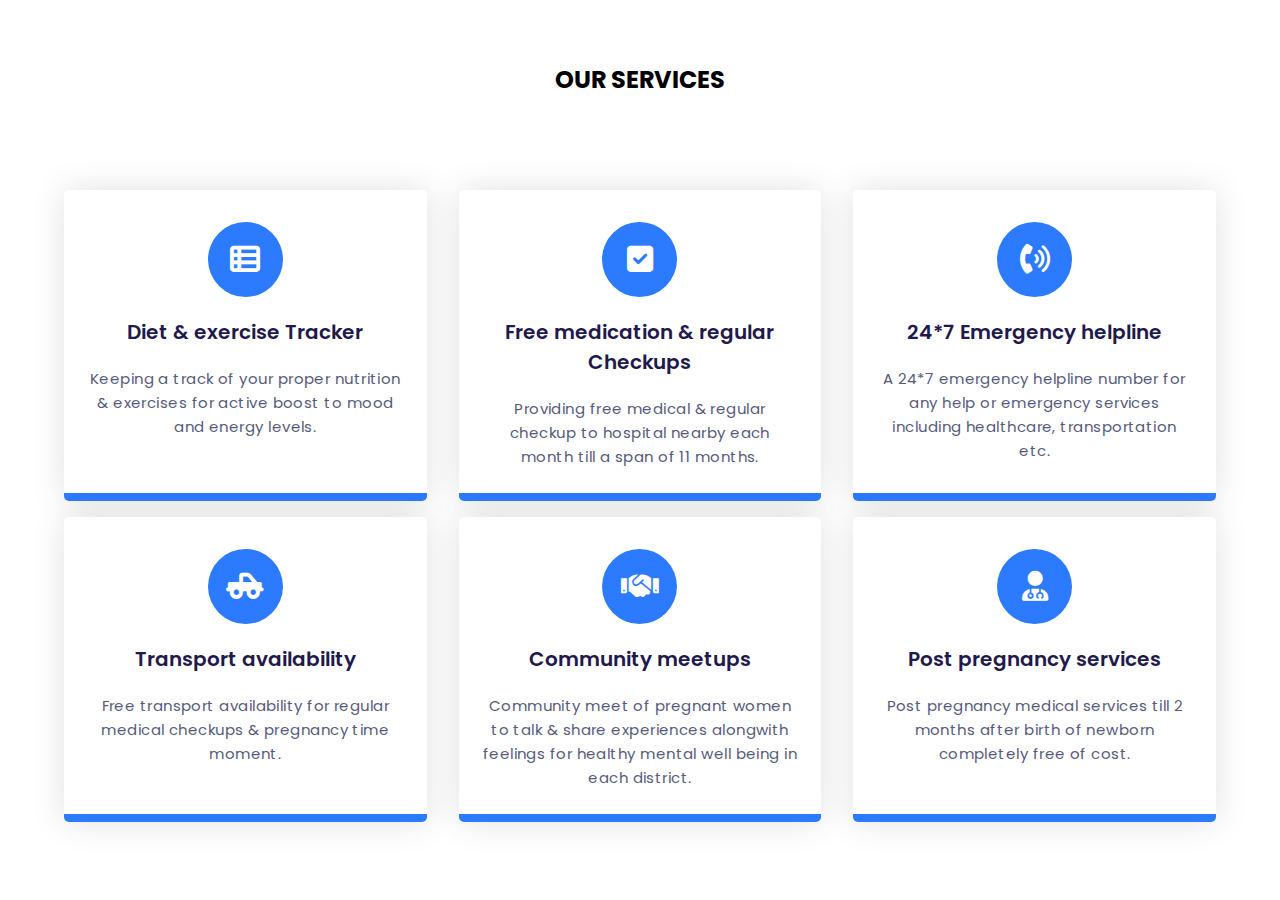
<file: services.html>
<html>
<html lang="en">
  <head>
    <meta name="viewport" content="width=device-width, initial-scale=1.0" />
    <title>Our Services</title>
    <!-- Font Awesome CDN-->
    <link
      rel="stylesheet"
      href="https://cdnjs.cloudflare.com/ajax/libs/font-awesome/6.0.0-beta3/css/all.min.css"
    />
    <!-- Google Font -->
    <link
      href="https://fonts.googleapis.com/css2?family=Poppins:wght@400;500;600&display=swap"
      rel="stylesheet"
    />
    <!-- Stylesheet -->
    <link rel="stylesheet" href="services.css" />
  </head>
  <body>
    <section>
      <div class="row">
        <h2 class="section-heading">OUR SERVICES </h2>
      </div>
      <div class="row">
        <div class="column">
          <div class="card">
            <div class="icon-wrapper">
        <i class="fa-sharp fa-solid fa-table-list"></i>
            </div>
            <h3>Diet & exercise Tracker</h3>
            <p>
             Keeping a track of your proper nutrition & exercises for active boost to mood and energy levels. 
            </p>
          </div>
        </div>
        <div class="column">
          <div class="card">
            <div class="icon-wrapper">
              <i class="fa-solid fa-square-check"></i>
            </div>
            <h3>Free medication & regular Checkups</h3>
            <p>
            Providing free medical & regular checkup to hospital nearby each month till a span of 11 months.
            </p>
          </div>
        </div>
        <div class="column">
          <div class="card">
            <div class="icon-wrapper">
              <i class="fa-sharp fa-solid fa-phone-volume"></i>
            </div>
            <h3>24*7 Emergency helpline</h3>
            <p>
             A 24*7 emergency helpline number for any help or emergency services including healthcare, transportation etc.
            </p>
          </div>
        </div>
        <div class="column">
          <div class="card">
            <div class="icon-wrapper">
              <i class="fas fa-truck-pickup"></i>
            </div>
            <h3>Transport availability</h3>
            <p>
            Free transport availability for regular medical checkups & pregnancy time moment.
            </p>
          </div>
        </div>
        <div class="column">
          <div class="card">
            <div class="icon-wrapper">
            <i class="fa-sharp fa-solid fa-handshake"></i>
            </div>
            <h3>Community meetups</h3>
            <p>
             Community meet of pregnant women to talk & share experiences alongwith feelings for healthy mental well being in each district.
            </p>
          </div>
        </div>
        <div class="column">
          <div class="card">
            <div class="icon-wrapper">
              <i class="fa-solid fa-user-doctor"></i>
            </div>
            <h3>Post pregnancy services</h3>
            <p>
              Post pregnancy medical services till 2 months after birth of newborn completely free of cost.
            </p>
          </div>
        </div>
      </div>
    </section>
  </body>
</html>
</file>
<file: services.css>
* {
    padding: 0;
    margin: 0;
    box-sizing: border-box;
    font-family: "Poppins", sans-serif;
  }
  section {
    height: 100vh;
    width: 100%;
    display: grid;
    place-items: center;
  }
  .row {
    display: flex;
    flex-wrap: wrap;
  }
  .column {
    width: 100%;
    padding: 0 1em 1em 1em;
    text-align: center;
  }
  .card {
    width: 100%;
    height: 100%;
    padding: 2em 1.5em;
    background: linear-gradient(#ffffff 50%, #2c7bfe 50%);
    background-size: 100% 200%;
    background-position: 0 2.5%;
    border-radius: 5px;
    box-shadow: 0 0 35px rgba(0, 0, 0, 0.12);
    cursor: pointer;
    transition: 0.5s;
  }
  h3 {
    font-size: 20px;
    font-weight: 600;
    color: #1f194c;
    margin: 1em 0;
  }
  p {
    color: #575a7b;
    font-size: 15px;
    line-height: 1.6;
    letter-spacing: 0.03em;
  }
  .icon-wrapper {
    background-color: #2c7bfe;
    position: relative;
    margin: auto;
    font-size: 30px;
    height: 2.5em;
    width: 2.5em;
    color: #ffffff;
    border-radius: 50%;
    display: grid;
    place-items: center;
    transition: 0.5s;
  }
  .card:hover {
    background-position: 0 100%;
  }
  .card:hover .icon-wrapper {
    background-color: #ffffff;
    color: #2c7bfe;
  }
  .card:hover h3 {
    color: #ffffff;
  }
  .card:hover p {
    color: #f0f0f0;
  }
  @media screen and (min-width: 768px) {
    section {
      padding: 0 2em;
    }
    .column {
      flex: 0 50%;
      max-width: 50%;
    }
  }
  @media screen and (min-width: 992px) {
    section {
      padding: 1em 3em;
    }
    .column {
      flex: 0 0 33.33%;
      max-width: 33.33%;
    }
  }
  body{
    background-image:url("https://i.pinimg.com/originals/ec/03/b6/ec03b6e929950978ca497fa7f2504ba2.jpg");
    background-size: cover;
  }
</file>
